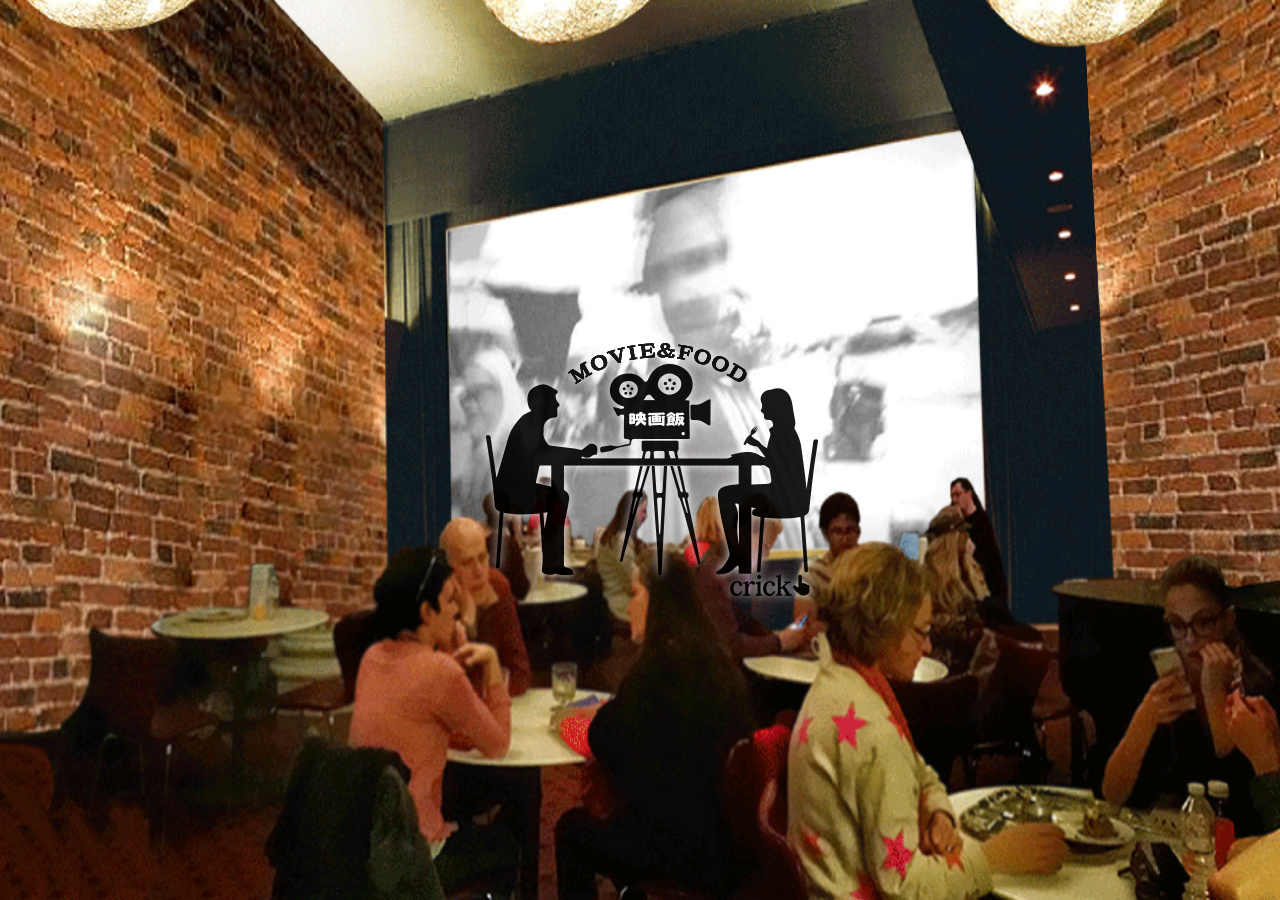
<file: index.html>
<!DOCTYPE html>
<html lang="ja">
<head>
<meta charset="utf-8">
<link href="css/reset.css" rel="stylesheet">
<link href="css/top.css" rel="stylesheet"> 
<link href="bxslider/jquery.bxslider.css" rel="stylesheet">    
</head>
    
<body>
<div id="container">

<div id="rogo">   
    <a href="about.html"><img src="images/top.png" alt="ロゴ"> </a>
</div>    
    
<div class="bx-wrapper">
<ul class="slider">
  <li><img src="bxslider/top_01.gif" alt="内観"  /></li>
  <li><img src="bxslider/top_02.jpg" alt="肉"  /></li>
  <li><img src="bxslider/top_03.jpg" alt="映写機" /></li>
  <li><img src="bxslider/top_04.jpg" alt="外観"  /></li>
  <li><img src="bxslider/top_05.jpg" alt="パスタ" /></li>
</ul>
</div>   
</div>
<script src="js/jquery-1.10.2.min.js"></script>
<script src="js/jquery.bxslider.js"></script>
<script>
$(function(){
	$('.slider').bxSlider({
        mode:'horizontal',
		auto:true,
		speed:1500,
		controls:0,
		pager:false,
	});
});
</script>

</body>    
</html>
</file>
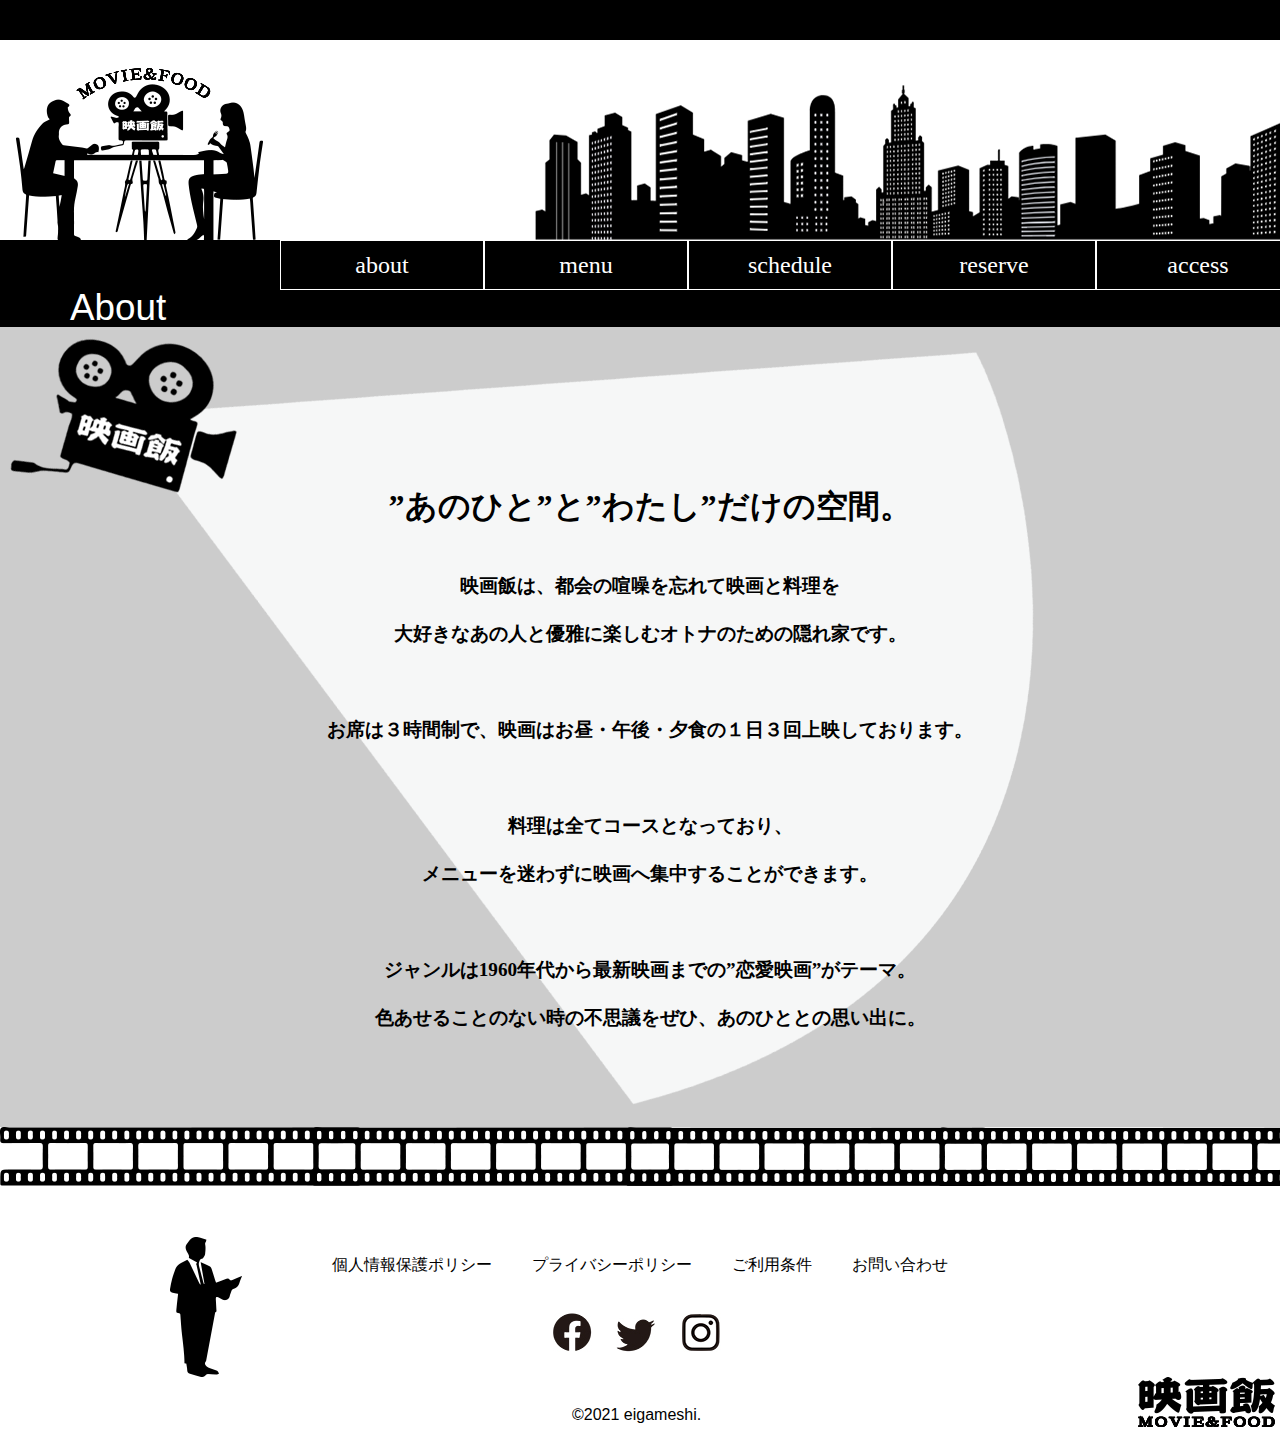
<file: about.html>
﻿<!DOCUTYPE html>
<html>
<head>
<meta charset="utf-8">
<title>映画飯六本木店</title>
<link href="css/reset.css" rel="stylesheet">
<link href="css/common.css" rel="stylesheet">
<link href="css/about.css" rel="stylesheet">    
<link rel="icon" type="image/x-icon" href="common/%E3%83%95%E3%82%A1%E3%83%93%E3%82%B3%E3%83%B334%C3%9734.svg">    
</head>
<body>
<div id="wrapper">

    <div id="hero"><img src="common/header.png" alt="header" width="1300" height="240"></div>
    <header>
<div id="navarea">
<nav>
<li><a href="about.html">about</a></li>
<li><a href="menu.html">menu</a></li>
<li><a href="schedule.html">schedule</a></li>
<li><a href="reserve-step1.html">reserve</a></li>
<li><a href="access.html">access</a></li>
</nav>
</div>  
<div id="Pagetitle">
<p>About</p>
</div>
    </header>
<!-------------------------------headerここまで----------------------------------->

<main>
    

   <section>
<h1>”あのひと”と”わたし”だけの空間。</h1>
<h2>
映画飯は、都会の喧噪を忘れて映画と料理を<br>
大好きなあの人と優雅に楽しむオトナのための隠れ家です。<br>
<br>
お席は３時間制で、映画はお昼・午後・夕食の１日３回上映しております。<br>
<br>
料理は全てコースとなっており、<br>
メニューを迷わずに映画へ集中することができます。<br>
<br>
ジャンルは1960年代から最新映画までの”恋愛映画”がテーマ。<br>
色あせることのない時の不思議をぜひ、あのひととの思い出に。<br>
</h2>
</section>

    
</main>
<p class="yoyakuaicon"><a href="reserve-step1.html"><img src="common/yoyakuicon.png"></a></p>

<!-------------------------------footerここから----------------------------------->

<footer>
<img src="common/firumu.png" alt="firumu" width="1300" height="60">

<div id="footertop">
<p><img src="common/oyaji.png" alt="oyaji" width="72" height="140"></p>
<section>
<ul>
<li><a href="#">個人情報保護ポリシー</a></li>
<li><a href="#">プライバシーポリシー</a></li>
<li><a href="#">ご利用条件</a></li>
<li><a href="#">お問い合わせ</a></li>
</ul>
<div class="sns">
<a href="#"><img src="common/fb.jpg" alt="fb" width="40" height="39"></a>
<a href="#"><img src="common/twitter.jpg" alt="twitter" width="40" height="34"></a>
<a href="#"><img src="common/insta.jpg" alt="insta" width="40" height="39"></a>
</div>
</section>
</div>

<div id="footerunder">
<img src="common/eigameshi.png" alt="eigameshi" width="137" height="50">
<p>&copy;2021 eigameshi.</p>
</div>
</footer>
</div>

<script src="js/jquery-1.10.2.min.js"></script>
<script src="js/yoyakuaicon.js" type="text/javascript"></script>

<script>  
var _window = $(window),
    _header = $('header'),
    heroBottom;
 
_window.on('scroll',function(){
    heroBottom = $('#hero').height();
    if(_window.scrollTop() > heroBottom){
        _header.addClass('fixed');   
    }
    else{
        _header.removeClass('fixed');   
    }
});
_window.trigger('scroll');
</script>
    
</body>
</html>
</file>
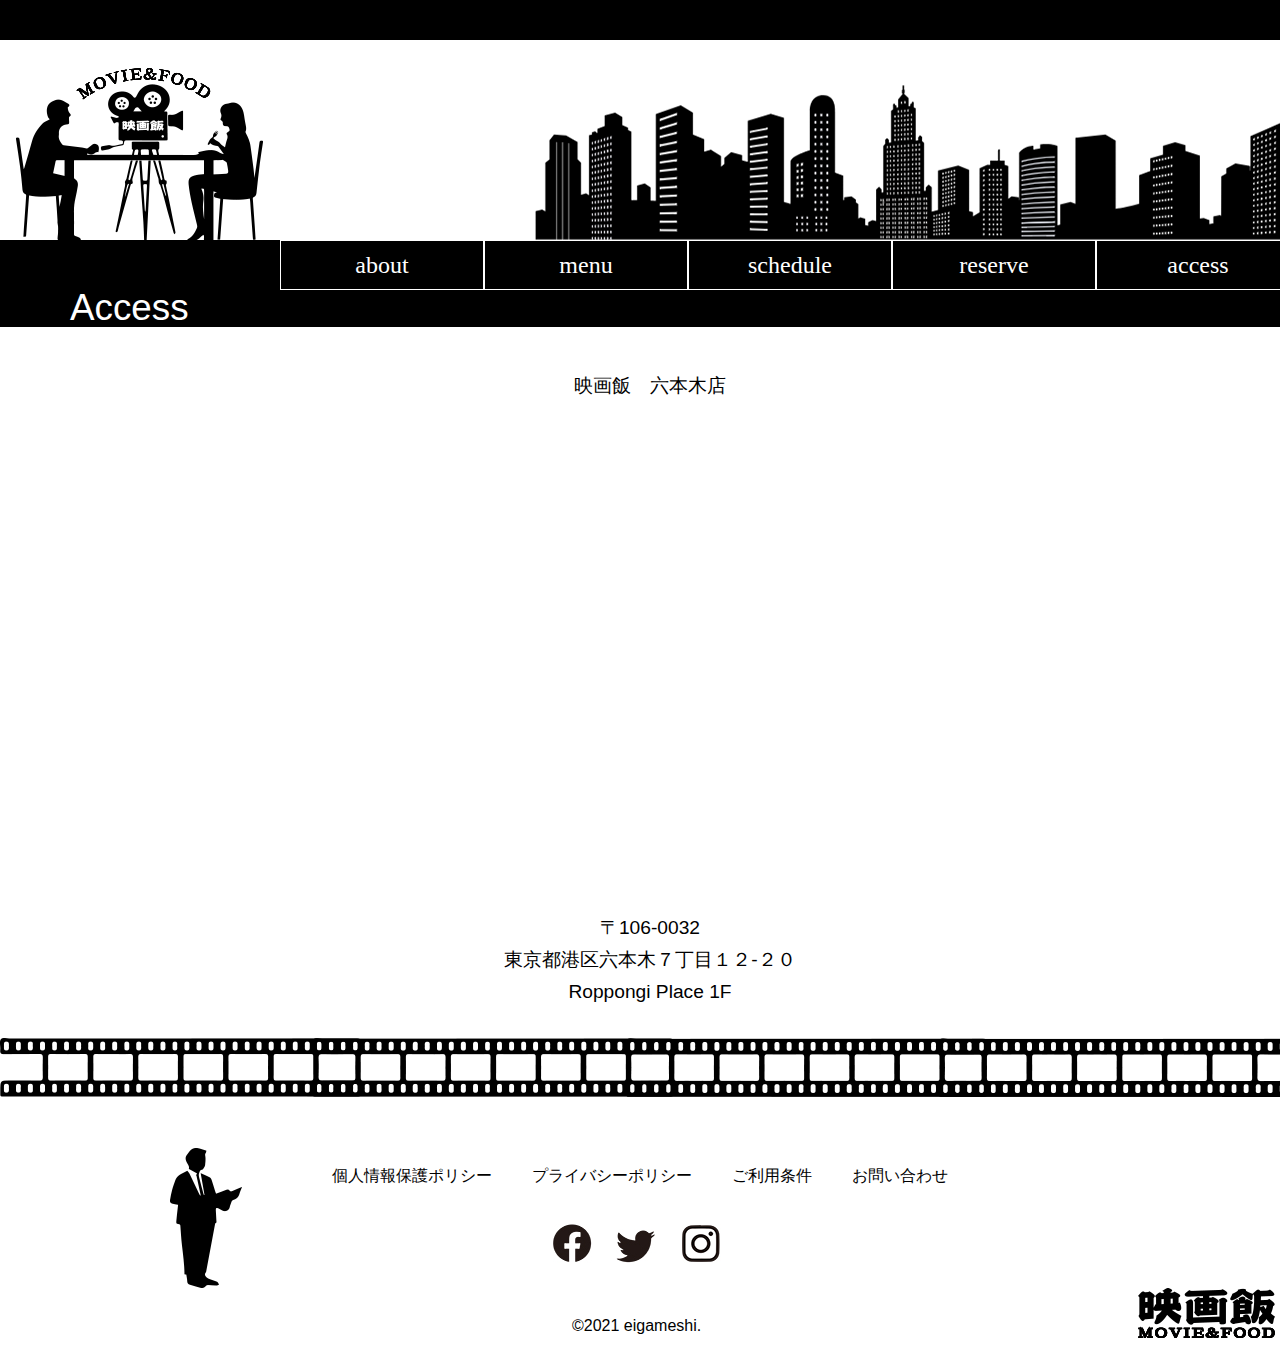
<file: access.html>
﻿<!DOCUTYPE html>
<html>
<head>
<meta charset="utf-8">
<title>映画飯六本木店</title>
<link href="css/reset.css" rel="stylesheet">
<link href="css/common.css" rel="stylesheet">
<link href="css/access.css" rel="stylesheet">
<link rel="icon" type="image/x-icon" href="common/%E3%83%95%E3%82%A1%E3%83%93%E3%82%B3%E3%83%B334%C3%9734.svg">    
</head>
<body>
<div id="wrapper">

    <div id="hero"><img src="common/header.png" alt="header" width="1300" height="240"></div>
    <header>
<div id="navarea">
<nav>
<li><a href="about.html">about</a></li>
<li><a href="menu.html">menu</a></li>
<li><a href="schedule.html">schedule</a></li>
<li><a href="reserve-step1.html">reserve</a></li>
<li><a href="access.html">access</a></li>
</nav>
</div>  
<div id="Pagetitle">
<p>Access</p>
</div>
    </header>
<!-------------------------------headerここまで----------------------------------->

<div id="contents">
<p>映画飯　六本木店</p>

<iframe src="https://www.google.com/maps/embed?pb=!1m18!1m12!1m3!1d573.0276505218536!2d139.7292064724291!3d35.66385368229975!2m3!1f0!2f0!3f0!3m2!1i1024!2i768!4f114!3m3!1m2!1s0x60188b7852cd9099%3A0xab9ffbc6940259fa!2zUm9wcG9uZ2kgUGxhY2UsIO-8l-S4geebri3vvJHvvJIt77yS77yQIOWFreacrOacqCDmuK_ljLog5p2x5Lqs6YO9IDEwNi0wMDMy!5e0!3m2!1sja!2sjp!4v1624502127703!5m2!1sja!2sjp" width="600" height="450" style="border:0;" allowfullscreen="" loading="lazy"></iframe>
    
<p>〒106-0032<br>
東京都港区六本木７丁目１２-２０<br>
Roppongi Place 1F</p>
</div>
<p class="yoyakuaicon"><a href="reserve-step1.html"><img src="common/yoyakuicon.png"></a></p>

<!-------------------------------footerここから----------------------------------->

<footer>
<img src="common/firumu.png" alt="firumu" width="1300" height="60">

<div id="footertop">
<p><img src="common/oyaji.png" alt="oyaji" width="72" height="140"></p>
<section>
<ul>
<li><a href="#">個人情報保護ポリシー</a></li>
<li><a href="#">プライバシーポリシー</a></li>
<li><a href="#">ご利用条件</a></li>
<li><a href="#">お問い合わせ</a></li>
</ul>
<div class="sns">
<a href="#"><img src="common/fb.jpg" alt="fb" width="40" height="39"></a>
<a href="#"><img src="common/twitter.jpg" alt="twitter" width="40" height="34"></a>
<a href="#"><img src="common/insta.jpg" alt="insta" width="40" height="39"></a>
</div>
</section>
</div>

<div id="footerunder">
<img src="common/eigameshi.png" alt="eigameshi" width="137" height="50">
<p>&copy;2021 eigameshi.</p>
</div>
</footer>
</div>

<script src="js/jquery-1.10.2.min.js"></script>
<script src="js/yoyakuaicon.js" type="text/javascript"></script>

<script>  
var _window = $(window),
    _header = $('header'),
    heroBottom;
 
_window.on('scroll',function(){
    heroBottom = $('#hero').height();
    if(_window.scrollTop() > heroBottom){
        _header.addClass('fixed');   
    }
    else{
        _header.removeClass('fixed');   
    }
});
_window.trigger('scroll');
</script>
    
</body>
</html>
</file>
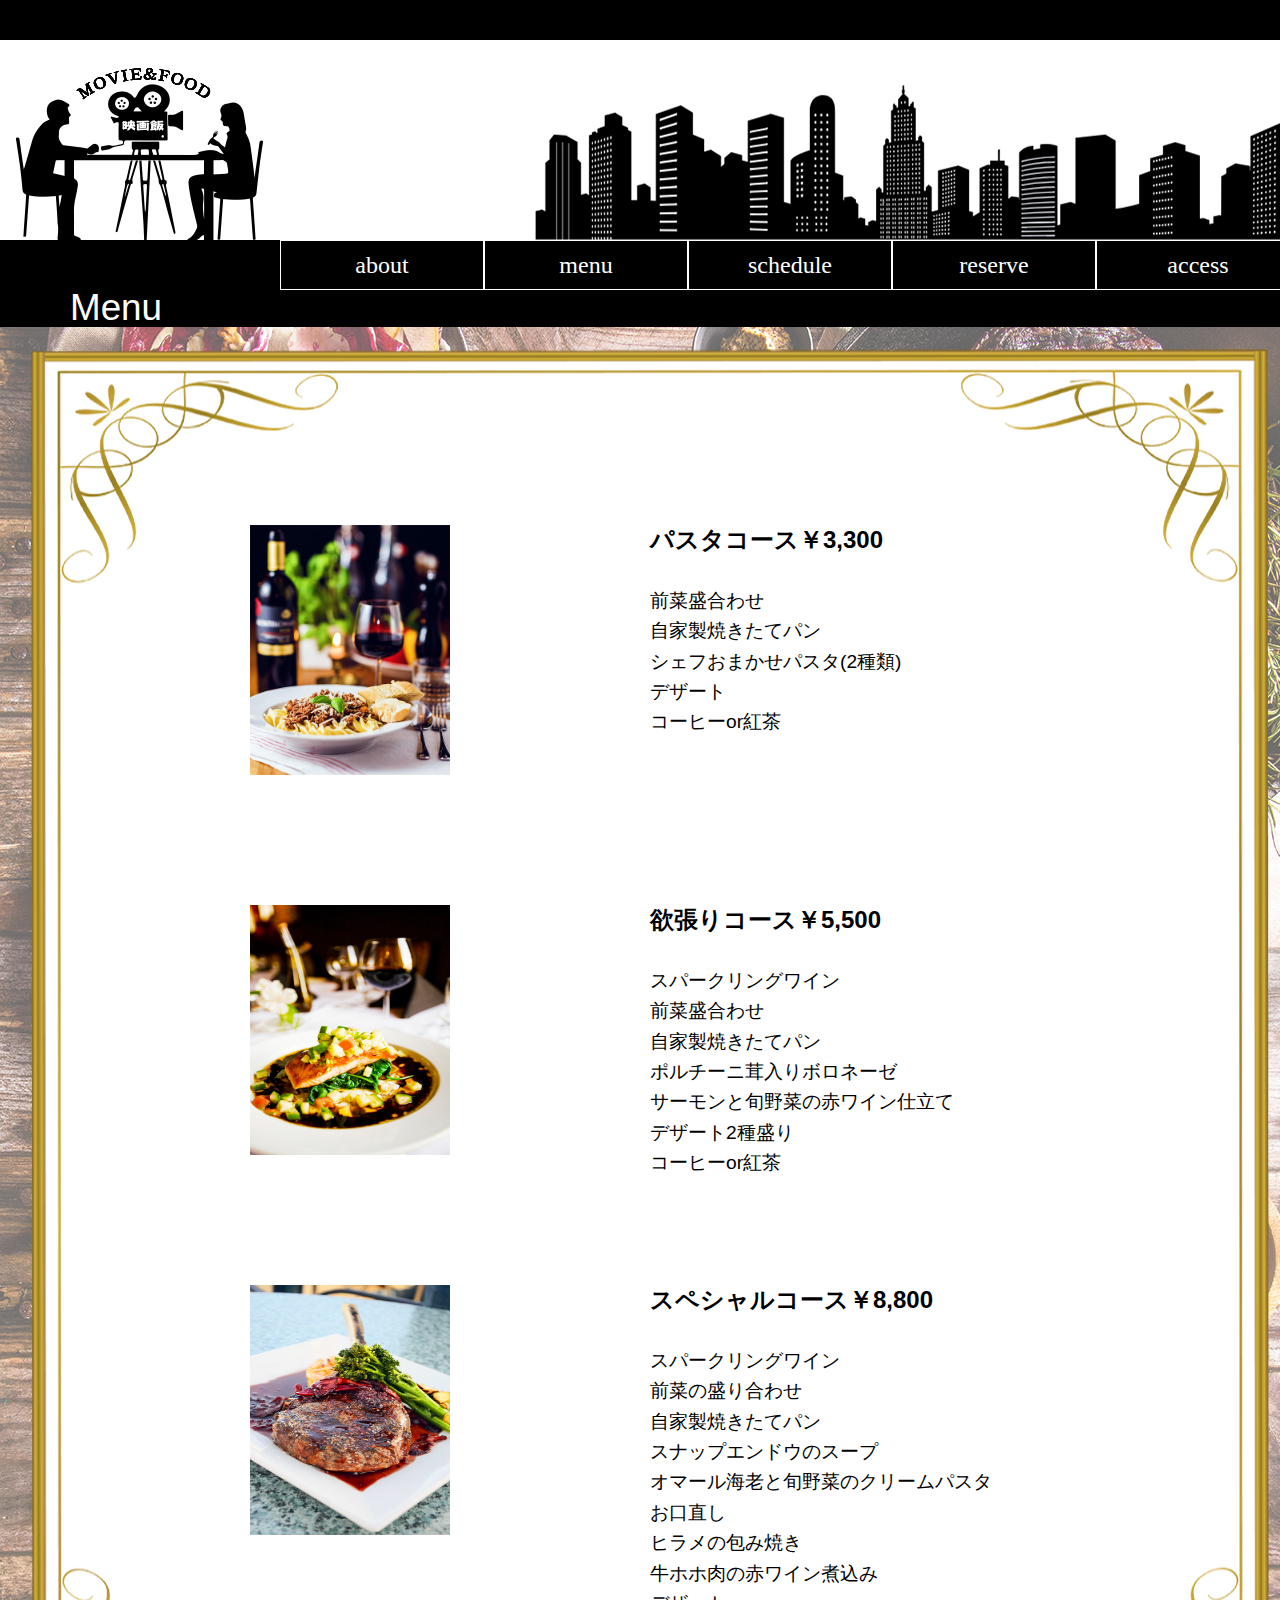
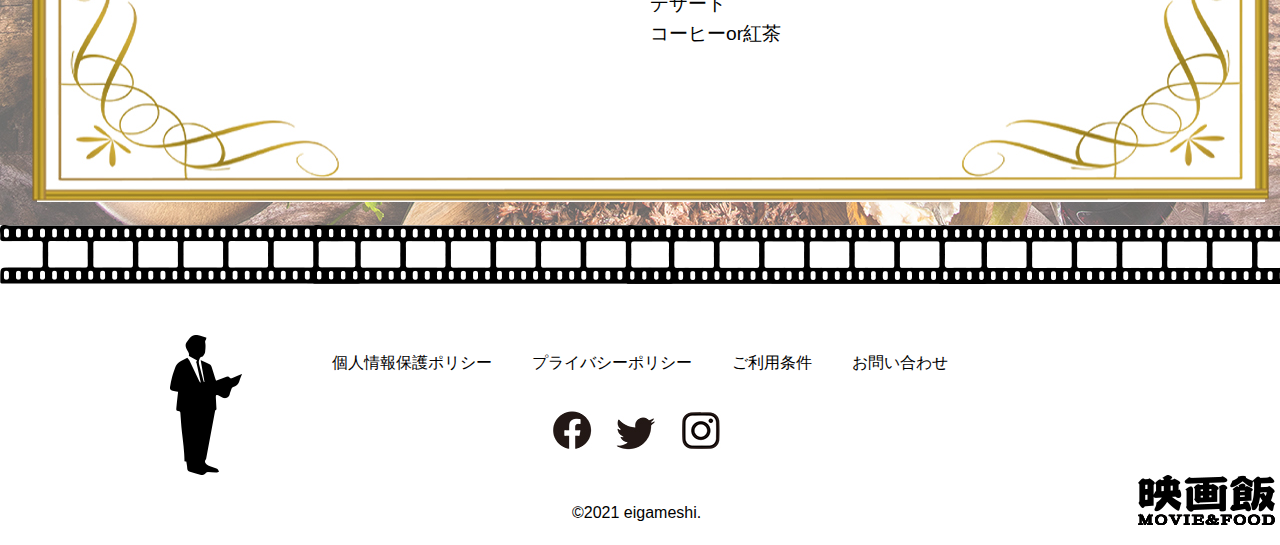
<file: menu.html>
﻿<!DOCUTYPE html>
<html>
<head>
<meta charset="utf-8">
<title>映画飯六本木店</title>
<link href="css/reset.css" rel="stylesheet">
<link href="css/common.css" rel="stylesheet">
<link href="css/menu.css" rel="stylesheet">    
<link rel="icon" type="image/x-icon" href="common/%E3%83%95%E3%82%A1%E3%83%93%E3%82%B3%E3%83%B334%C3%9734.svg">    
</head>
<body>
<div id="wrapper">

    <div id="hero"><img src="common/header.png" alt="header" width="1300" height="240"></div>
    <header>
<div id="navarea">
<nav>
<li><a href="about.html">about</a></li>
<li><a href="menu.html">menu</a></li>
<li><a href="schedule.html">schedule</a></li>
<li><a href="reserve-step1.html">reserve</a></li>
<li><a href="access.html">access</a></li>
</nav>
</div>  
<div id="Pagetitle">
<p>Menu</p>
</div>
    </header>
<!-------------------------------headerここまで----------------------------------->

    <div id="contents">
    
    <div id="m_box">
        
    <div class="cource">
        
   
     
        <img src="images/menu_pasta.png" height="250" width="200" alt="パスタの写真">
        
        <p><span>パスタコース￥3,300</span><br><br>
            
前菜盛合わせ<br>
自家製焼きたてパン<br>
シェフおまかせパスタ(2種類)<br>
デザート<br>
コーヒーor紅茶</p>
   
    </div>
 <div class="cource">
     
        <img src="images/menu_sakana.png" height="250" width="200" alt="魚の写真">
     
        <p><span>欲張りコース￥5,500</span><br><br>
            
スパークリングワイン<br>
前菜盛合わせ<br>
自家製焼きたてパン<br>
ポルチーニ茸入りボロネーゼ<br>
サーモンと旬野菜の赤ワイン仕立て<br>
デザート2種盛り<br>
コーヒーor紅茶</p>
        
    </div>
<div class="cource">
    
        <img src="images/menu_oniku.png" height="250" width="200" alt="魚の写真">
    
        <p><span>スペシャルコース￥8,800</span><br><br>
            スパークリングワイン<br>
前菜の盛り合わせ<br>
自家製焼きたてパン<br>
スナップエンドウのスープ<br>
オマール海老と旬野菜のクリームパスタ<br>
お口直し<br>
ヒラメの包み焼き<br>
牛ホホ肉の赤ワイン煮込み<br>

デザート<br>
コーヒーor紅茶</p>
           
    </div>

</div><!--m_box-->
</div><!--cintents-->

  
<p class="yoyakuaicon"><a href="reserve-step1.html"><img src="common/yoyakuicon.png"></a></p>

<!-------------------------------footerここから----------------------------------->

<footer>
<img src="common/firumu.png" alt="firumu" width="1300" height="60">

<div id="footertop">
<p><img src="common/oyaji.png" alt="oyaji" width="72" height="140"></p>
<section>
<ul>
<li><a href="#">個人情報保護ポリシー</a></li>
<li><a href="#">プライバシーポリシー</a></li>
<li><a href="#">ご利用条件</a></li>
<li><a href="#">お問い合わせ</a></li>
</ul>
<div class="sns">
<a href="#"><img src="common/fb.jpg" alt="fb" width="40" height="39"></a>
<a href="#"><img src="common/twitter.jpg" alt="twitter" width="40" height="34"></a>
<a href="#"><img src="common/insta.jpg" alt="insta" width="40" height="39"></a>
</div>
</section>
</div>

<div id="footerunder">
<img src="common/eigameshi.png" alt="eigameshi" width="137" height="50">
<p>&copy;2021 eigameshi.</p>
</div>
</footer>
</div>

<script src="js/jquery-1.10.2.min.js"></script>
<script src="js/yoyakuaicon.js" type="text/javascript"></script>

<script>  
var _window = $(window),
    _header = $('header'),
    heroBottom;
 
_window.on('scroll',function(){
    heroBottom = $('#hero').height();
    if(_window.scrollTop() > heroBottom){
        _header.addClass('fixed');   
    }
    else{
        _header.removeClass('fixed');   
    }
});
_window.trigger('scroll');
</script>
    
</body>
</html>
</file>
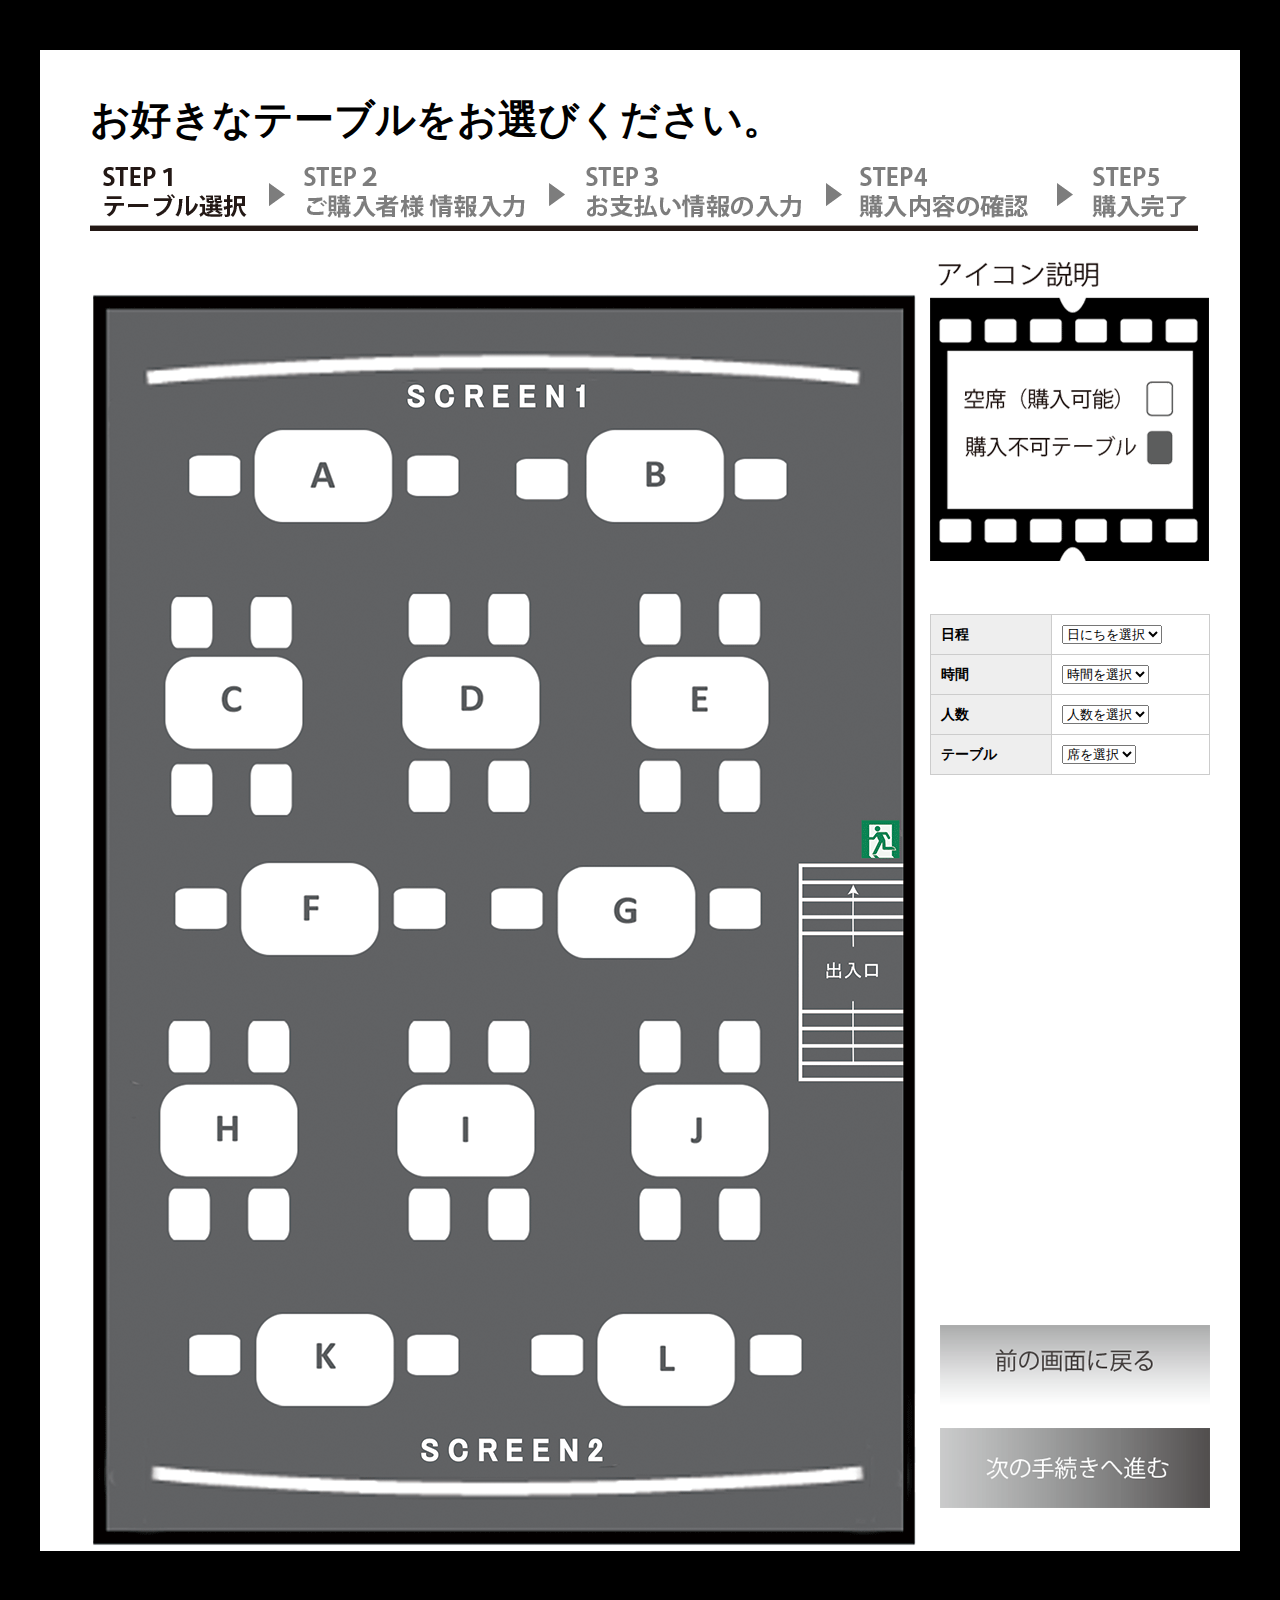
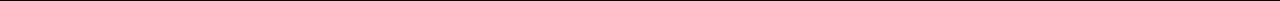
<file: reserve-step1.html>
﻿<!DOCTYPE html>
<html>
<head>
<meta charset="UTF=8">
<meta name="keywords" content="">
<meta name="description" content="">

<title>テーブル選択</title>
<link href="css/reset.css" rel="stylesheet">
<link href="css/step1.css" rel="stylesheet">
<link href="css/reserve-step0.css" rel="stylesheet">

<link rel="icon" type="image/x-icon" href="common/%E3%83%95%E3%82%A1%E3%83%93%E3%82%B3%E3%83%B334%C3%9734.svg">    

</head>
<div id="wrapper">
<body>


<header>

<h1></h1>

</header>


<nav>
<ul>
</ul>
</nav>

<main>
<section>
<h2>お好きなテーブルをお選びください。</h2>

<div id="STEP">
<img src="images/STEP.gif" alt="">
</div>

<div id="テーブル">
<img src="images/予約.gif" alt="" usemap="#Map">
<map name="Map">
<area shape="poly" coords="153,201" href="#">
<area shape="poly" coords="190,137" href="#">
<area shape="poly" coords="208,257" href="#">
 
<!--A-->
<area shape="rect" coords="100,162,151,204" href="#">
<area shape="rect" coords="167,134,300,230" href="選択/リンクA.jpg">
<area shape="rect" coords="315,163,369,204" href="選択/リンクA.jpg">

<!--B-->
<area shape="rect" coords="428,167,477,205" href="#">
<area shape="rect" coords="496,136,633,229" href="#">
<area shape="rect" coords="645,167,696,207" href="#">
<!--C-->
<area shape="rect" coords="82,305,122,354" href="#">
<area shape="rect" coords="162,305,201,355" href="#">
<area shape="rect" coords="77,365,211,457" href="#">
<area shape="rect" coords="82,471,122,524" href="#">
<area shape="rect" coords="160,470,201,523" href="#">
<!--D-->
<area shape="rect" coords="319,301,360,352" href="#">
<area shape="rect" coords="398,300,439,352" href="#">
<area shape="rect" coords="312,363,449,457" href="#">
<area shape="rect" coords="318,467,361,520" href="#">
<area shape="rect" coords="397,467,439,520" href="#">
<!--E-->
<area shape="rect" coords="548,301,591,353" href="#">
<area shape="rect" coords="628,300,670,353" href="#">
<area shape="rect" coords="541,362,678,457" href="#">
<area shape="rect" coords="549,467,591,519" href="#">
<area shape="rect" coords="628,468,670,520" href="#">
<!-F-->
<area shape="rect" coords="84,595,137,637" href="#">
<area shape="rect" coords="151,568,288,662" href="#">
<area shape="rect" coords="302,595,356,637" href="#">
<!--G-->
<area shape="rect" coords="400,595,453,636" href="#">
<area shape="rect" coords="465,572,606,666" href="#">
<area shape="rect" coords="619,595,671,637" href="#">
<!--H-->
<area shape="rect" coords="78,727,120,781" href="#">
<area shape="rect" coords="158,727,199,780" href="#">
<area shape="rect" coords="69,791,207,885" href="#">
<area shape="rect" coords="78,895,120,948" href="#">
<area shape="rect" coords="158,896,199,947" href="#">
<!--I-->
<area shape="rect" coords="319,728,360,779" href="#">
<area shape="rect" coords="398,728,439,781" href="#">
<area shape="rect" coords="307,791,444,883" href="#">
<area shape="rect" coords="318,895,360,947" href="#">
<area shape="rect" coords="397,896,439,948" href="#">
<!--J-->
<area shape="rect" coords="548,727,591,780" href="#">
<area shape="rect" coords="628,728,670,781" href="#">
<area shape="rect" coords="542,792,678,883" href="#">
<area shape="rect" coords="548,895,591,948" href="#">
<area shape="rect" coords="629,895,670,949" href="#">
<!--K-->
<area shape="rect" coords="99,1041,150,1083" href="#">
<area shape="rect" coords="165,1020,303,1114" href="#">
<area shape="rect" coords="316,1041,369,1083" href="#">
<!--L-->
<area shape="rect" coords="441,1041,493,1084" href="#">
<area shape="rect" coords="508,1020,645,1109" href="#">
<area shape="rect" coords="660,1041,712,1083" href="#">
</map>
</div>

<div id="フィルム">
<img src="images/説明.gif" alt="">
</div>

<!------------問い合わせフォームここから------------>
    
<section id="entry">
<form action="present.php" method="post">

<table>

    <tr>
	<th>日程</th>
	<td>
	<select name="nittei">
        <option value="jikan">日にちを選択</option>
        <option value="6gatu1">6月1日</option>
        <option value="6gatu2">6月2日</option>
        <option value="6gatu3">6月3日</option>
        <option value="6gatu4">6月4日</option>
        <option value="6gatu5">6月5日</option>
        <option value="6gatu6">6月6日</option>
        <option value="6gatu7">6月7日</option>
        <option value="6gatu8">6月8日</option>
        <option value="6gatu9">6月9日</option>
        <option value="6gatu10">6月10日</option>
        <option value="6gatu11">6月11日</option>
        <option value="6gatu12">6月12日</option>
        <option value="6gatu13">6月13日</option>
        <option value="6gatu14">6月14日</option>
        <option value="6gatu15">6月15日</option>
        <option value="6gatu16">6月16日</option>
        <option value="6gatu17">6月17日</option>
        <option value="6gatu18">6月18日</option>
        <option value="6gatu19">6月19日</option>
        <option value="6gatu20">6月20日</option>
        <option value="6gatu21">6月21日</option>
        <option value="6gatu22">6月22日</option>
        <option value="6gatu23">6月23日</option>
        <option value="6gatu24">6月24日</option>
        <option value="6gatu25">6月25日</option>
        <option value="6gatu26">6月26日</option>
        <option value="6gatu27">6月27日</option>
        <option value="6gatu28">6月28日</option>
        <option value="6gatu29">6月29日</option>
        <option value="6gatu30">6月30日</option>
        </select>
	</td>
	</tr>
    
    <tr>
	<th>時間</th>
	<td>
	<select name="jikan">
        <option value="oerabi">時間を選択</option>
        <option value="1kkaime">11:00～</option>
        <option value="2kaime">15:00～</option>
        <option value="3kaime">19:00～</option>
        </select>
	</td>
	</tr>
    
    <tr>
	<th>人数</th>
	<td>
	<select name="ninzu">
        <option value="oerabi">人数を選択</option>
        <option value="1kkaime">1名</option>
        <option value="2kaime">2名</option>
        <option value="3kaime">3名</option>
        <option value="4kaime">4名</option>
        </select>
	</td>
	</tr>

        <tr>
	<th>テーブル</th>
	<td>
	<select name="te-buru">
        <option value="oerabi">席を選択</option>
        <option value="1kkaime">A</option>
        <option value="2kaime">B</option>
        <option value="3kaime">C</option>
        <option value="4kaime">D</option>
        <option value="4kaime">E</option>
        <option value="4kaime">F</option>
        <option value="4kaime">G</option>
        <option value="4kaime">H</option>
        <option value="4kaime">I</option>
        <option value="4kaime">J</option>
        <option value="4kaime">K</option>
        <option value="4kaime">L</option>
        </select>
	</td>
	</tr>
    
</table>
</form>
</section>
    
  

<!------------問い合わせフォームここまで------------> 






<div id="前">
<a href="schedule.html"><img src="images/before.gif" alt=""></a>
</div>
<div id="次">
<a href="reserve-step2.html">
<img src="images/next.gif" alt=""></a>
</div>

</section>


</main>

<footer>

</footer>
</div><!--wrapper-->
</body>
</html>
</file>
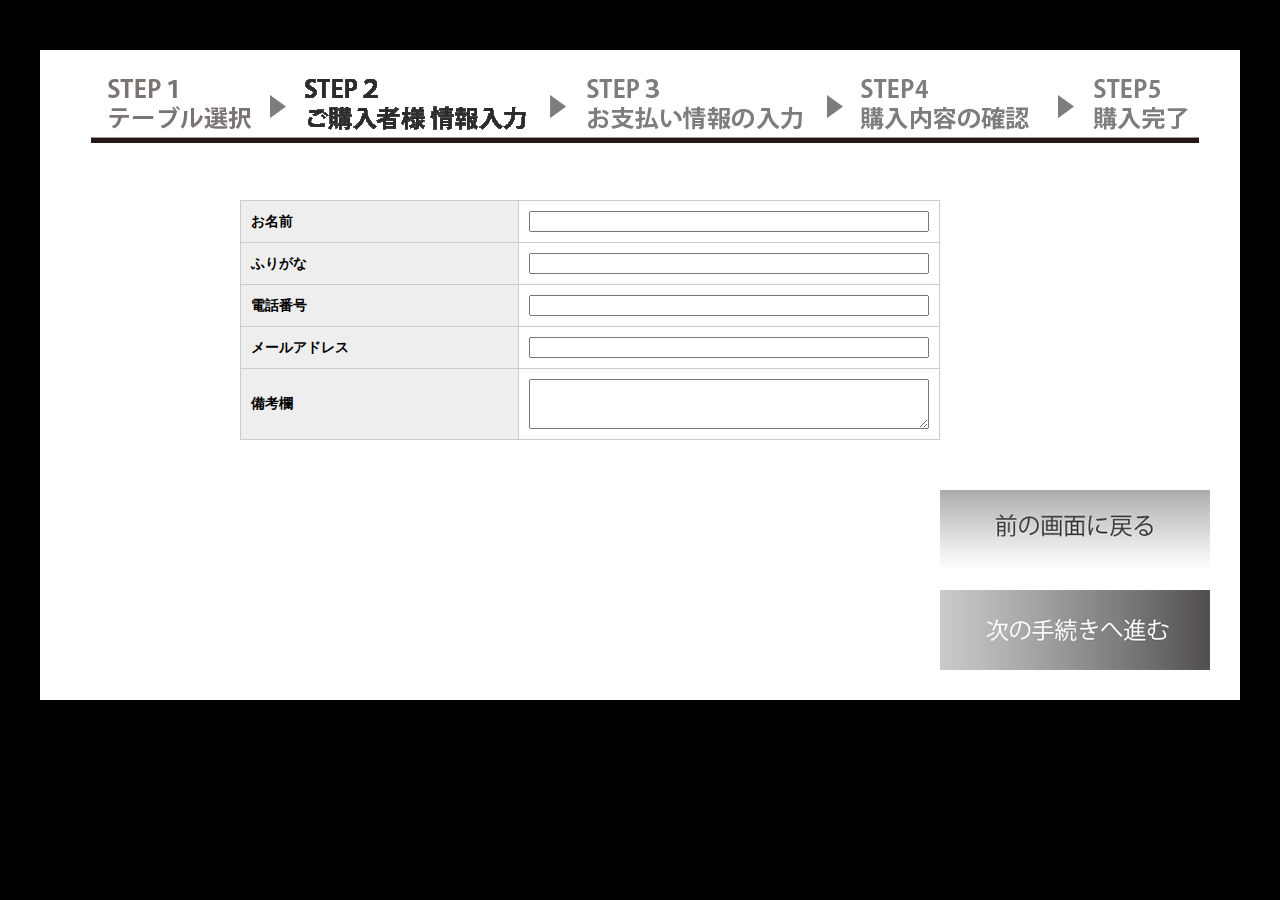
<file: reserve-step2.html>
﻿<!DOCUTYPE html>
<html>
<head>
<meta charset="utf-8">
<title>映画飯六本木店/上映スケジュール</title>
<link href="css/reset.css" rel="stylesheet">
<link href="css/common.css" rel="stylesheet">
<link href="css/reserve-step3.css" rel="stylesheet">
<link rel="icon" type="image/x-icon" href="common/%E3%83%95%E3%82%A1%E3%83%93%E3%82%B3%E3%83%B334%C3%9734.svg">    
</head>
<body>

<div id="contents">

<div id="STEP">
<img src="images/STEP2.gif" alt="">
</div>
    
<!--問い合わせフォームここから-->
    
<section id="entry">
<form action="present.php" method="post">

<table>

	<tr>
	<th>お名前</th>
	<td>
	<input type="text" name="name">
	</td>
	</tr>
    
    <tr>
	<th>ふりがな</th>
	<td>
	<input type="text" name="name">
	</td>
	</tr>
    
    <tr>
	<th>電話番号</th>
	<td><input type="email" name="mail"></td>
	</tr>
    
	<tr>
	<th>メールアドレス</th>
	<td><input type="email" name="mail"></td>
	</tr>

	

	<tr>
	<th>備考欄</th>
	<td>
	<textarea name="comment"></textarea>
	</td>
	</tr>

</table>
</form>
</section>
    
  

<!--問い合わせフォームここまで--> 

<div id="before">
<a href="reserve-step1.html"><img src="images/before.gif" alt=""></a>
</div>
<div id="next">
<a href="reserve-step3.html">
<img src="images/next.gif" alt=""></a>
</div>

</div>
</body>
</html>
</file>
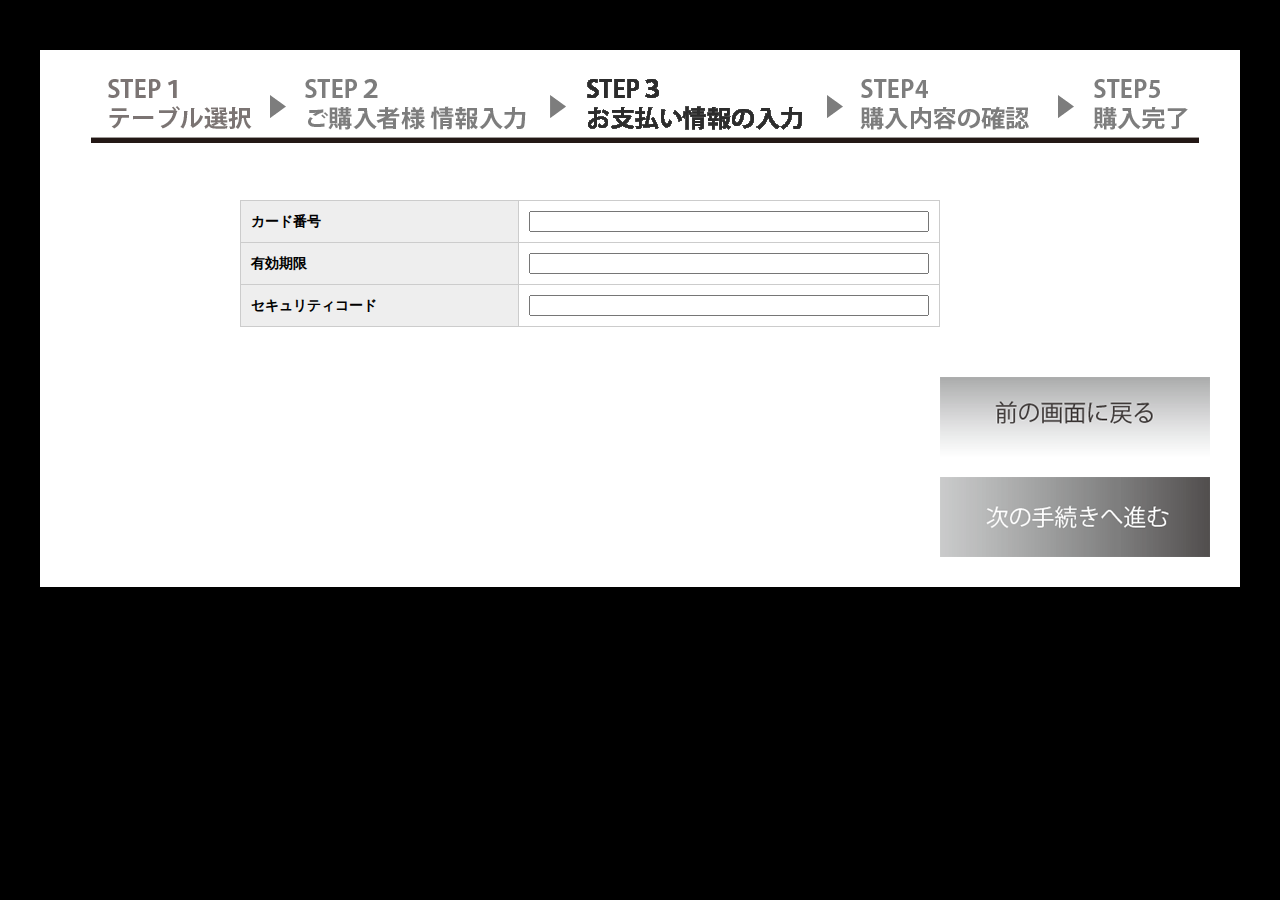
<file: reserve-step3.html>
<!DOCUTYPE html>
<html>
<head>
<meta charset="utf-8">
<title>映画飯六本木店/上映スケジュール</title>
<link href="css/reset.css" rel="stylesheet">
<link href="css/common.css" rel="stylesheet">
<link href="css/reserve-step3.css" rel="stylesheet">
<link rel="icon" type="image/x-icon" href="common/%E3%83%95%E3%82%A1%E3%83%93%E3%82%B3%E3%83%B334%C3%9734.svg">    
</head>
<body>

<div id="contents">

<div id="STEP">
<img src="images/STEP3.gif" alt="">
</div>
    
<!--問い合わせフォームここから-->
    
<section id="entry">
<form action="present.php" method="post">

<table>

	<tr>
	<th>カード番号</th>
	<td>
	<input type="text" name="name">
	</td>
	</tr>
    
    <tr>
	<th>有効期限</th>
	<td>
	<input type="text" name="name">
	</td>
	</tr>

    
	<tr>
	<th>セキュリティコード</th>
	<td><input type="email" name="mail"></td>
	</tr>

</table>
</form>
</section>
    
  

<!--問い合わせフォームここまで--> 

<div id="before">
<a href="reserve-step2.html"><img src="images/before.gif" alt=""></a>
</div>
<div id="next">
<a href="reserve-step4.html">
<img src="images/next.gif" alt=""></a>
</div>

</div>
</body>
</html>
</file>
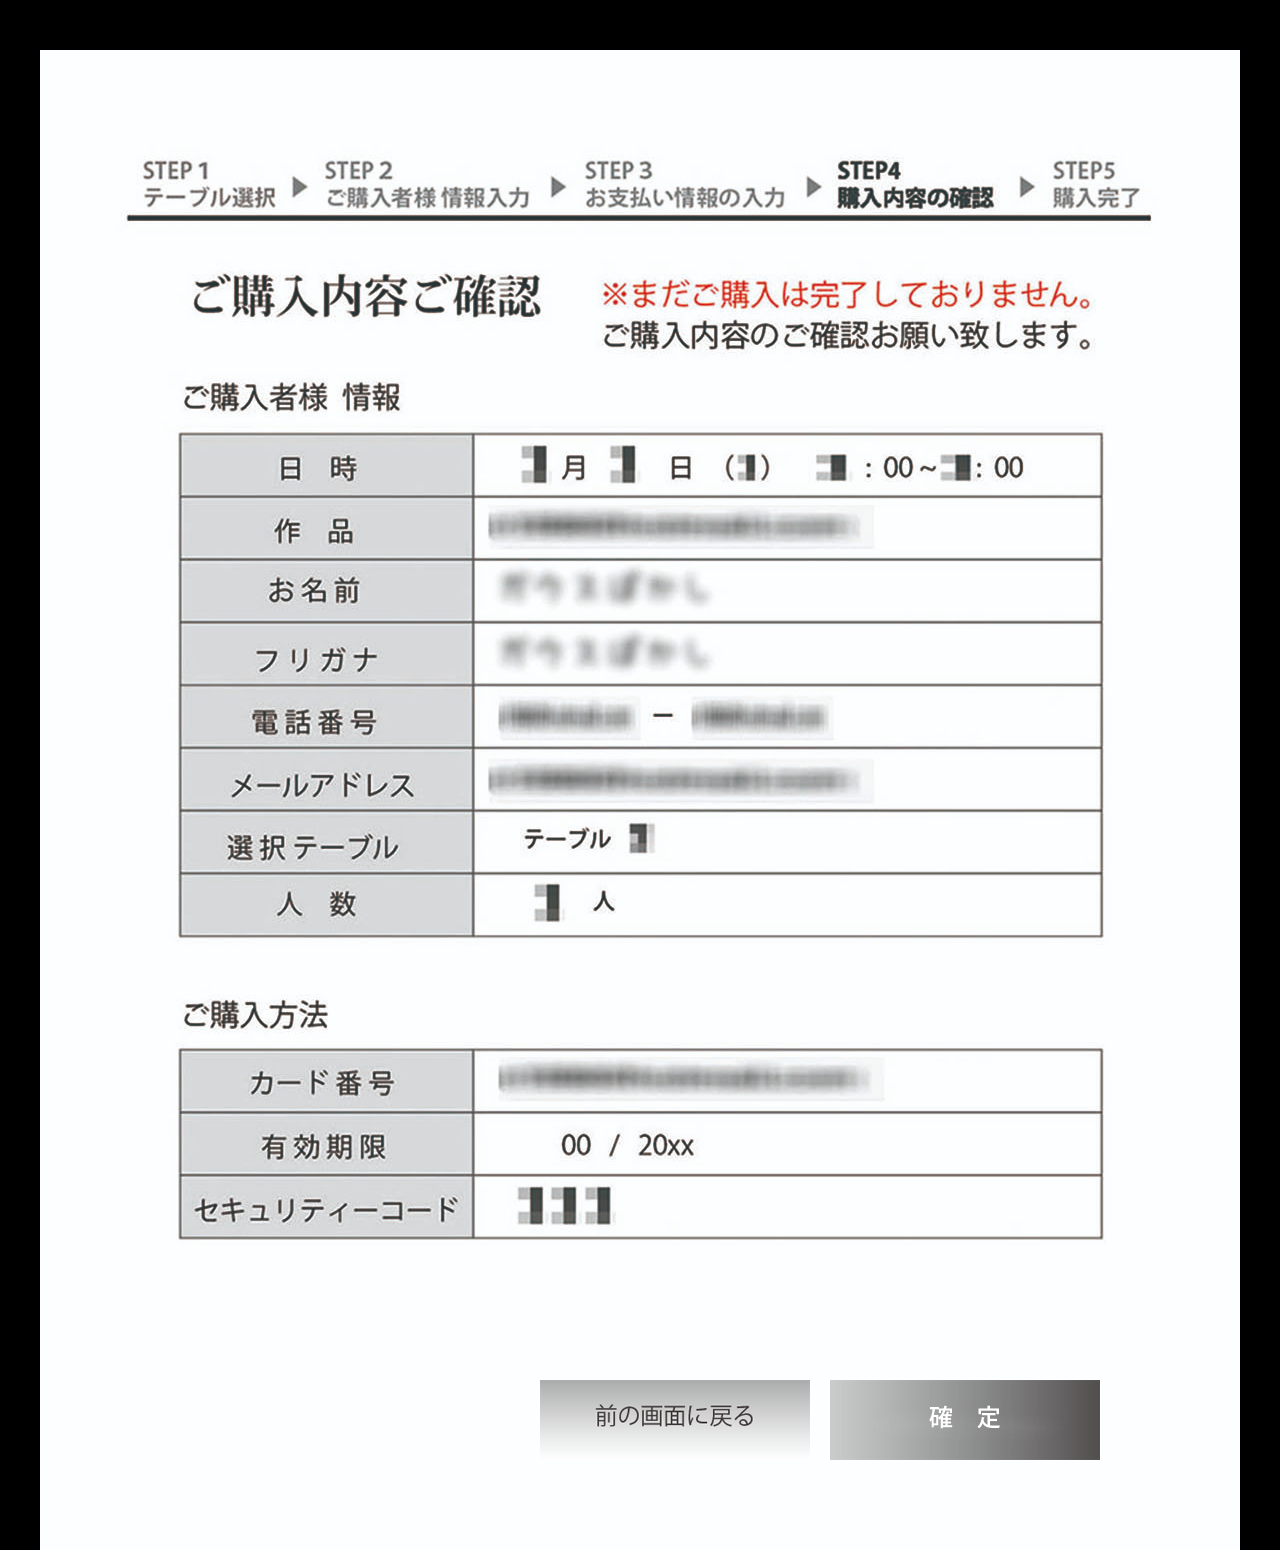
<file: reserve-step4.html>
﻿<!DOCUTYPE html>
<html>
<head>
<meta charset="utf-8">
<title>購入内容の確認</title>
<link href="css/reset.css" rel="stylesheet">
<link href="css/step4.css" rel="stylesheet">
<link rel="icon" type="image/x-icon" href="common/%E3%83%95%E3%82%A1%E3%83%93%E3%82%B3%E3%83%B334%C3%9734.svg">    
</head>
<div id="wrapper">

<body>

<header>
</header>


<nav>
<ul>
</ul>
</nav>


<main>
<div id="image">
<img src="images/step4.jpg">
</div>

<div id="前">
<a href="reserve-step3.html"><img src="images/before.gif"></a>
</div>
<div id="確定">
<a href="reserve-step5.html"><img src="images/確定.gif"></a>
</div>



</main>

<footer>
</footer>

</div><!--wrapper-->
</body>
</html>
</file>
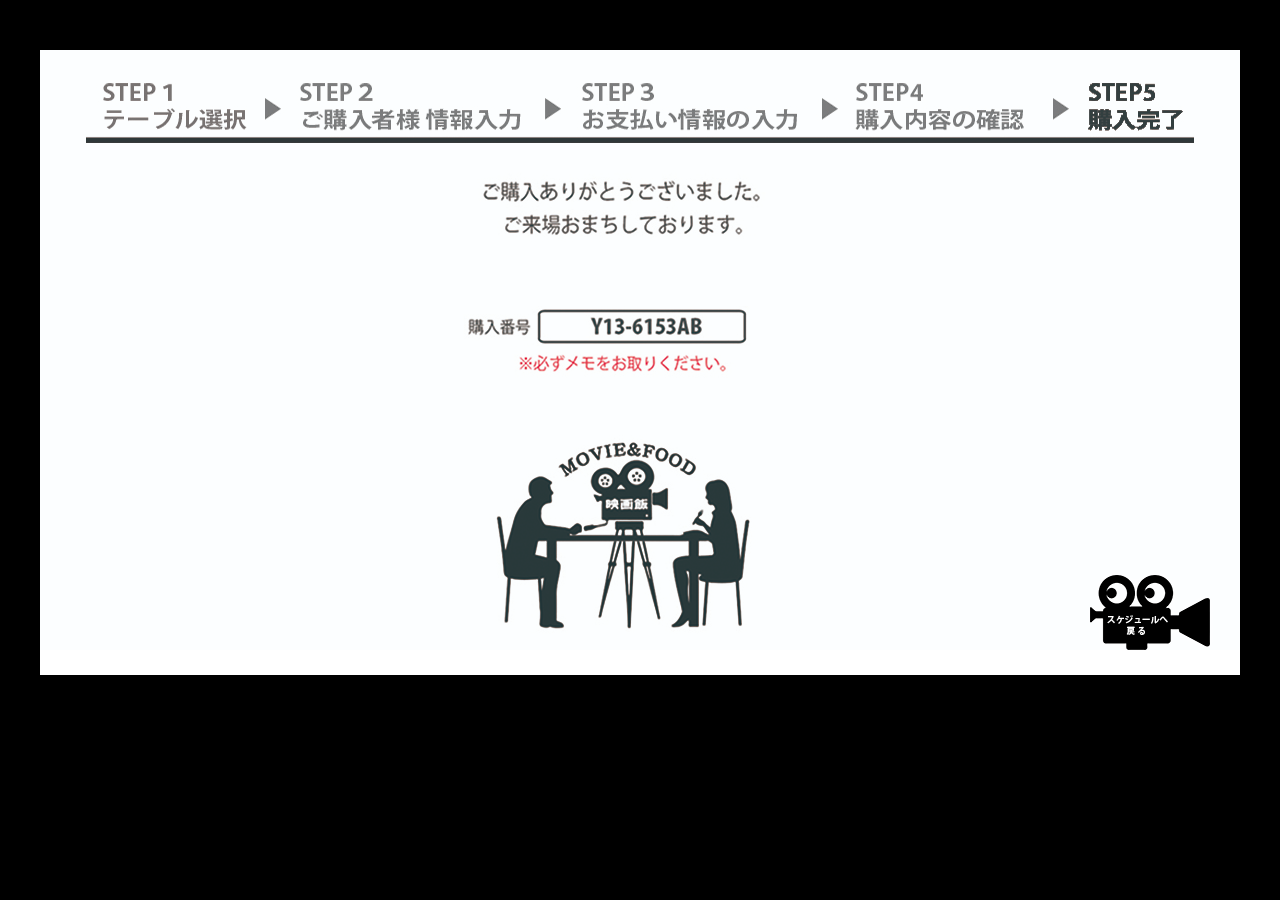
<file: reserve-step5.html>
﻿<!DOCUTYPE html>
<html>
<head>
<meta charset="utf-8">
<title>購入内容の確認</title>
<link href="css/reset.css" rel="stylesheet">
<link href="css/step5.css" rel="stylesheet">
<link rel="icon" type="image/x-icon" href="common/%E3%83%95%E3%82%A1%E3%83%93%E3%82%B3%E3%83%B334%C3%9734.svg">    
</head>
<div id="wrapper">

<body>

<header>
</header>


<nav>
<ul>
</ul>
</nav>


<main>
<div id="image">
<img src="images/step5.jpg">
</div>
</main>
<p class="topicon"><a href="schedule.html"><img src="images/scheduleicon.gif"></a></p>

<footer>
</footer>



<script src="js/jquery-1.10.2.min.js"></script>
<script src="js/yoyakuaicon.js" type="text/javascript"></script>

<script>  
var _window = $(window),
    _header = $('header'),
    heroBottom;
 
_window.on('scroll',function(){
    heroBottom = $('#hero').height();
    if(_window.scrollTop() > heroBottom){
        _header.addClass('fixed');   
    }
    else{
        _header.removeClass('fixed');   
    }
});
_window.trigger('scroll');
</script>


</div><!--wrapper-->
</body>
</html>
</file>
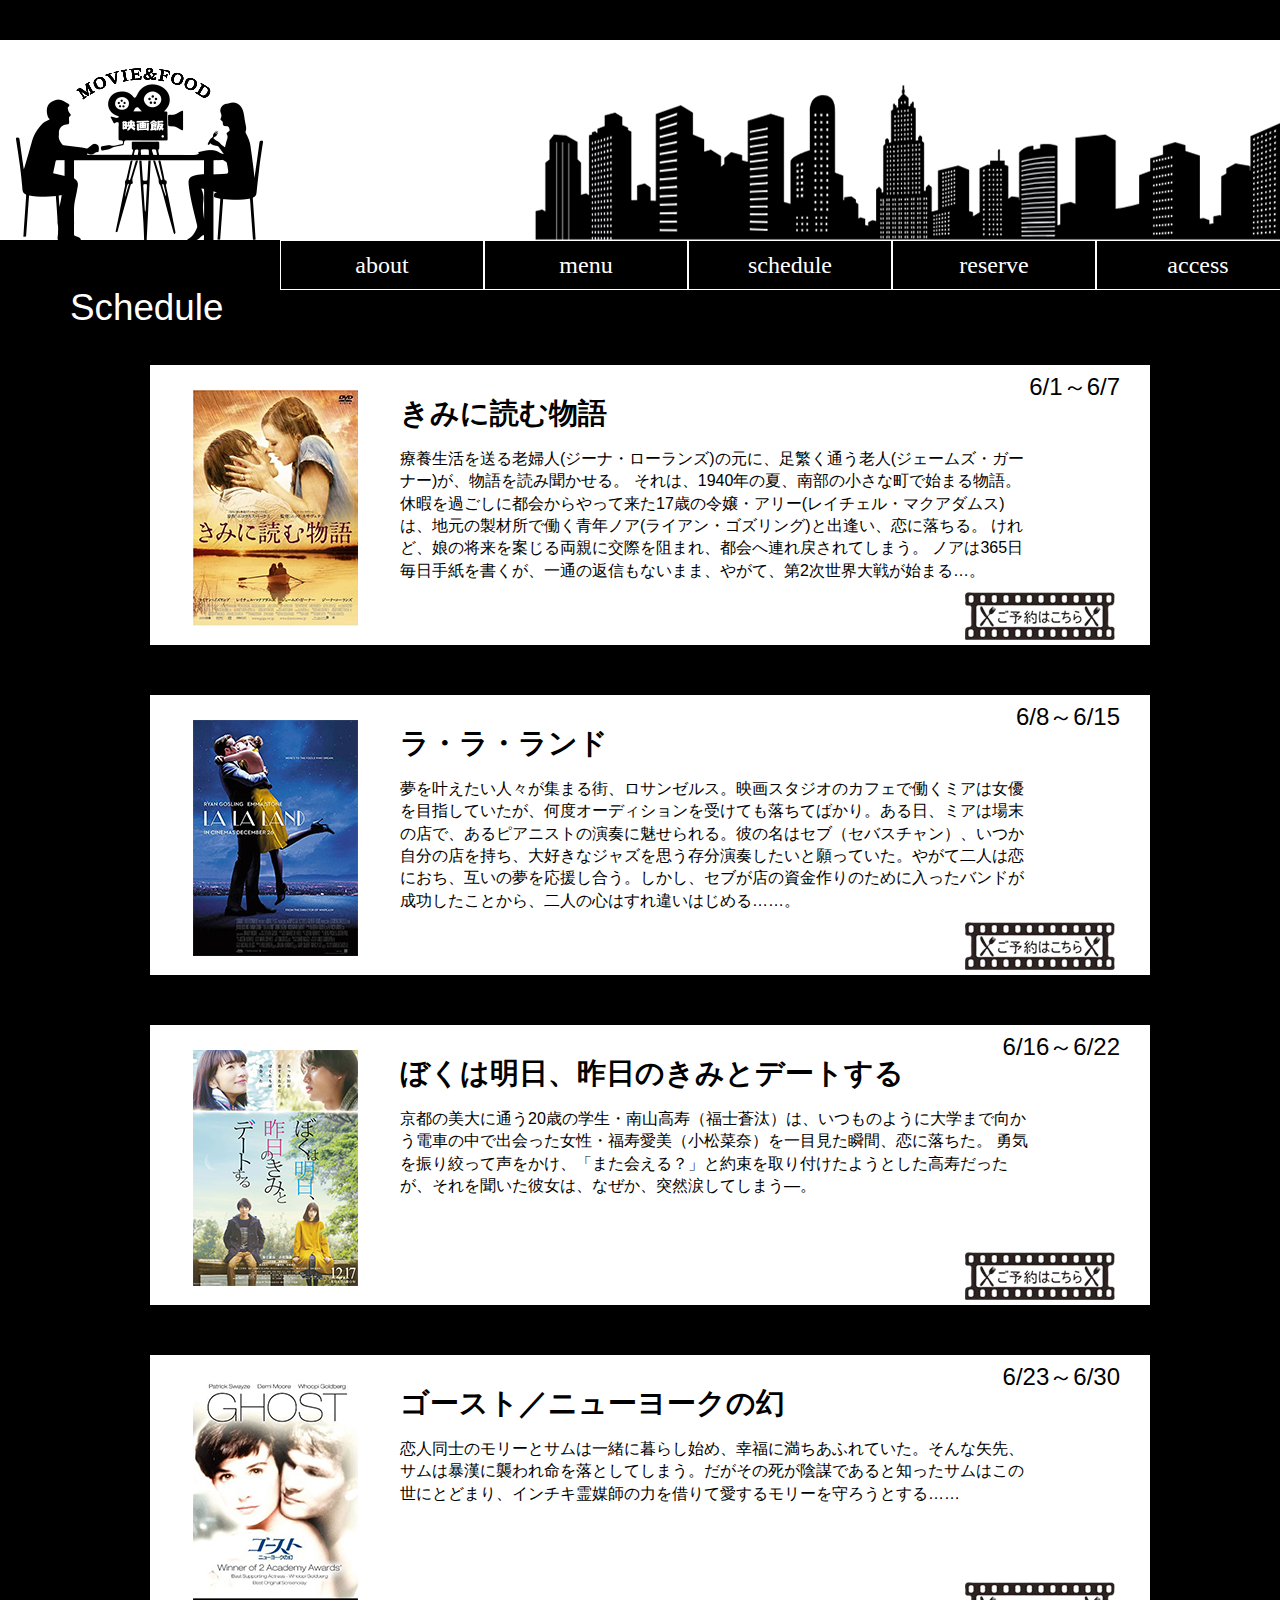
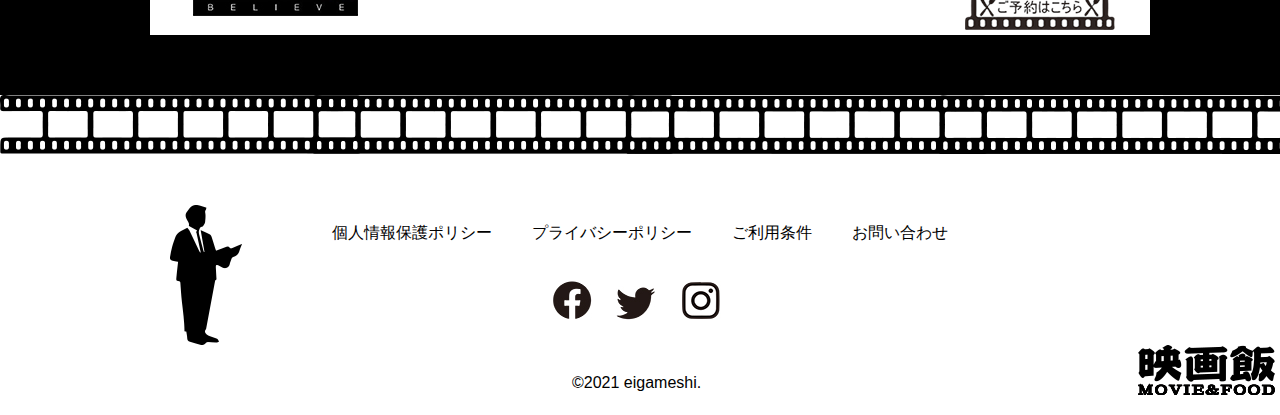
<file: schedule.html>
﻿<!DOCUTYPE html>
<html>
<head>
<meta charset="utf-8">
<title>映画飯六本木店/上映スケジュール</title>
<link href="css/reset.css" rel="stylesheet">
<link href="css/common.css" rel="stylesheet">
<link href="css/schedule.css" rel="stylesheet">
<link rel="icon" type="image/x-icon" href="common/%E3%83%95%E3%82%A1%E3%83%93%E3%82%B3%E3%83%B334%C3%9734.svg">    
</head>
<body>
<div id="wrapper">

    <div id="hero"><img src="common/header.png" alt="header" width="1300" height="240"></div>
    <header>
<div id="navarea">
<nav>
<li><a href="about.html">about</a></li>
<li><a href="menu.html">menu</a></li>
<li><a href="schedule.html">schedule</a></li>
<li><a href="reserve-step1.html">reserve</a></li>
<li><a href="access.html">access</a></li>
</nav>
</div>  
<div id="Pagetitle">
<p>Schedule</p>
</div>
    </header>



<div id="contents">
<main>
    
<section class="koumoku">
<div class="koumokuIMG">
<img src="images/kiminiyomumonogatari.jpg" width="165" height="236"></div> 
<div class="koumokuP">
<p class="rightplace">6/1～6/7</p>
<h2>きみに読む物語</h2>
<p class="honbun">療養生活を送る老婦人(ジーナ・ローランズ)の元に、足繁く通う老人(ジェームズ・ガーナー)が、物語を読み聞かせる。 それは、1940年の夏、南部の小さな町で始まる物語。休暇を過ごしに都会からやって来た17歳の令嬢・アリー(レイチェル・マクアダムス)は、地元の製材所で働く青年ノア(ライアン・ゴズリング)と出逢い、恋に落ちる。 けれど、娘の将来を案じる両親に交際を阻まれ、都会へ連れ戻されてしまう。 ノアは365日毎日手紙を書くが、一通の返信もないまま、やがて、第2次世界大戦が始まる…。</p>
<a href="reserve-step1.html"><p class="rightplace"><img src="images/aicon1.png"></p></a>
</div>
</section>
    
<section class="koumoku">
<div class="koumokuIMG"><img src="images/lalaland.jpg" width="165" height="236"></div> 
<div class="koumokuP">
<p class="rightplace">6/8～6/15</p>
<h2>ラ・ラ・ランド</h2>
<p class="honbun">夢を叶えたい人々が集まる街、ロサンゼルス。映画スタジオのカフェで働くミアは女優を目指していたが、何度オーディションを受けても落ちてばかり。ある日、ミアは場末の店で、あるピアニストの演奏に魅せられる。彼の名はセブ（セバスチャン）、いつか自分の店を持ち、大好きなジャズを思う存分演奏したいと願っていた。やがて二人は恋におち、互いの夢を応援し合う。しかし、セブが店の資金作りのために入ったバンドが成功したことから、二人の心はすれ違いはじめる……。</p>
<a href="reserve-step1.html"><p class="rightplace"><img src="images/aicon1.png"></p></a>
</div>
</section>

<section class="koumoku">
<div class="koumokuIMG"><img src="images/date-suru.jpg" width="165" height="236"></div> 
<div class="koumokuP">
<p class="rightplace">6/16～6/22</p>
<h2>ぼくは明日、昨日のきみとデートする</h2>
<p class="honbun">京都の美大に通う20歳の学生・南山高寿（福士蒼汰）は、いつものように大学まで向かう電車の中で出会った女性・福寿愛美（小松菜奈）を一目見た瞬間、恋に落ちた。
勇気を振り絞って声をかけ、「また会える？」と約束を取り付けたようとした高寿だったが、それを聞いた彼女は、なぜか、突然涙してしまう―。<br><br><br></p>
<a href="reserve-step1.html"><p class="rightplace"><img src="images/aicon1.png"></p></a>
</div>
</section>

<section class="koumoku">
<div class="koumokuIMG"><img src="images/goast.jpg" width="165" height="236"></div> 
<div class="koumokuP">
<p class="rightplace">6/23～6/30</p>
<h2>ゴースト／ニューヨークの幻</h2>
<p class="honbun">恋人同士のモリーとサムは一緒に暮らし始め、幸福に満ちあふれていた。そんな矢先、サムは暴漢に襲われ命を落としてしまう。だがその死が陰謀であると知ったサムはこの世にとどまり、インチキ霊媒師の力を借りて愛するモリーを守ろうとする……<br><br><br><br></p>
    <a href="reserve-step1.html"><p class="rightplace"><img src="images/aicon1.png"></p></a>
</div>
</section>
<p class="yoyakuaicon"><a href="reserve-step1.html"><img src="common/yoyakuicon.png"></a></p>

</main>
</div>

<!-------------------------------footerここから----------------------------------->

<footer>
<img src="common/firumu.png" alt="firumu" width="1300" height="60">

<div id="footertop">
<p><img src="common/oyaji.png" alt="oyaji" width="72" height="140"></p>
<section>
<ul>
<li><a href="#">個人情報保護ポリシー</a></li>
<li><a href="#">プライバシーポリシー</a></li>
<li><a href="#">ご利用条件</a></li>
<li><a href="#">お問い合わせ</a></li>
</ul>
<div class="sns">
<a href="#"><img src="common/fb.jpg" alt="fb" width="40" height="39"></a>
<a href="#"><img src="common/twitter.jpg" alt="twitter" width="40" height="34"></a>
<a href="#"><img src="common/insta.jpg" alt="insta" width="40" height="39"></a>
</div>
</section>
</div>

<div id="footerunder">
<img src="common/eigameshi.png" alt="eigameshi" width="137" height="50">
<p>&copy;2021 eigameshi.</p>
</div>
</footer>
</div>

<script src="js/jquery-1.10.2.min.js"></script>
<script src="js/yoyakuaicon.js" type="text/javascript"></script>

<script>  
var _window = $(window),
    _header = $('header'),
    heroBottom;
 
_window.on('scroll',function(){
    heroBottom = $('#hero').height();
    if(_window.scrollTop() > heroBottom){
        _header.addClass('fixed');   
    }
    else{
        _header.removeClass('fixed');   
    }
});
_window.trigger('scroll');
</script>
    

</body>
</html>
</file>
<file: css/top.css>
@charset "utf-8";



#container{
}

.bx-wrapper{
position: relative;
}

#rogo{
    position:absolute;
    top: 38%;
    left: 38%; 
    z-index: 10;
}

#rogo img{
    max-width: 100%;
    height: auto;
    opacity: 0.9;
  filter: drop-shadow(0 0 5px #fff);
}

#rogo img:hover{
       opacity: 0.7;
}

.slider img{
width: 100%;
height: 100vh;
 z-index: 5;
}
</file>
<file: css/common.css>
﻿@charset"utf-8";

body {
	font-family: "ヒラギノ角ゴ Pro W3",Hiragino Kaku Gothic, "メイリオ", Meiryo, Osaka, "ＭＳ Ｐゴシック", MS PGothic, sans-serif;
	background: #000;
 
}
#wrapper {
	margin: 0 auto;
	width: 1300px;
	background: #FFF;
}

header{
    width:1300px;
    margin: 0 auto;
    position: absolute
}

header.fixed{
    position: fixed;
    top: 0;
}


#navarea {
	background: #000;
	color: #FFF;
	display: flow-root;
	font-family: serif;
	
}

#Pagetitle{
    width: 100%;
	background: #000;
}

#Pagetitle p {
    display: block;
    margin-left: 70px;
    margin-bottom: 10px;
	font-size: 2.3rem;
    color: #FFF;
}


nav {
	float: right;
	background: #000;

}
nav ul {
	width: 997px;
}
nav li {
	float: left;
	font-size: 1.5rem;
	width: 202px;
	list-style: none;
	text-align: center;
	line-height: 3rem;
	border: 1px solid #FFF;
}
nav li a {
	display: block;
	text-decoration: none;
	color: #FFF;
}
nav li a:hover {
	background: #CCC;
	color: #000;
}
main{

}

.yoyakuaicon {
    display: none;
   position: fixed;
    bottom:115px;
    right: 58px;
}

.yoyakuaicon a{
     filter: drop-shadow(0 0 5px #fff);
}

.yoyakuaicon a:hover{
     opacity: 0.7;
}


footer ul{
	display: flow-root;
}


footer li{
	float: left;
	margin-right: 40px;
}
#footertop {
	display: flex;
}
#footertop p {
	margin: 50px 0 0 170px;
}
#footertop section {
	margin: 70px 0 0 90px;
}
.sns {
	margin: 40px 0 0 220px;
}
.sns img {
	margin-right: 20px;
}
#footertop li a {
	color: #000;
	text-decoration: none;
}
#footerunder {
	display: flow-root;
}
#footerunder img {
	float: right;
	margin: 0 25px 20px 0;
}
#footerunder p {
	padding: 30px 0 0 572px;
}
</file>
<file: css/about.css>
﻿main {
    margin-top: 80px;
	background: #CCC;
	background-image: url(../images/eishaki.png);
	background-repeat: no-repeat;
	height: 807px;
	font-family: serif;
	width: 1300px;
}
main section {
	margin: 0 auto;
	padding-top: 70px;
	width: 990px;
}
h1 {
    margin-top: 60px;
	font-size: 2rem;
	line-height: 7rem;
	text-align: center;
}
h2 {
	text-align: center;
	font-size: 1.2rem;
	line-height: 3rem;
//	background: red;
}
</file>
<file: css/access.css>
﻿@charset: "UTF-8";

body{
    color: #000;
}
#contents{
	padding-top: 100px;
    width: 1300px;
    margin: 0 auto;
    background: #FFF;
}

iframe{
    width:50%;
    display: block;
    margin: 20px auto 20px;
    
}

#contents p{
    margin: 30px;
    text-align: center;
    line-height: 2rem;
    font-size: 1.2rem;
}
</file>
<file: css/menu.css>
@charset "utf-8";

#contents{
    margin: 85 auto 0;
    background-image: url(../images/new-menu-background-img.jpg);
    /* background-size: 1238px 1191px; */
    background-repeat: no-repeat;
    width: 1300px;
    height: 1500px;
    background-position:  center;
}

.cource{
    display: flex;
    justify-content: space-between;
    background-repeat: no-repeat;
    width: 800px;
    height: 300px;
    margin-top: 80px;
}
.cource p{
     width: 400px;
    font-size: 1.2rem;
    line-height: 1.9rem;
}

.cource span{
    font-size: 1.5rem;
    font-weight: 600;
}

.cource img{
}
#m_box{
    padding-top: 120px;
    display: flex;
    flex-direction: column;
    align-items: center;
}
</file>
<file: css/step1.css>
﻿@charset"UTF-8";

body {
 font-family:"ヒラギノ角ゴ Pro W3","Hiragino Kaku Gothic Pro","メイリオ",Meiryo,"ＭＳ Ｐゴシック","MS PGothic",sans-serif;
color:＃fff;
background-color: #000;
}

#wrapper{
	margin:0 auto;
	width: 1200px;
	background-color:#FFF;
}


h2{
	padding:50px 0 0 50px;
	font-size:2.5em;
	font-weight:bold;
	color:#000;
    font-family:'Vollkorn', serif;
}

#STEP{
	padding:20px 0 0 50px;
    width:100%;
//	margin:0 auto;
}

#テーブル {
	margin:50px;
}

#フィルム {
text-align: right;
margin-right:30px;
margin-bottom:800px;
margin-top: -1340px;
}

#前 {
text-align: right;
margin-top:550px;
margin-right:30px;
margin-bottom:20px;
}
#次 {
text-align: right;
margin-right:30px;
padding-bottom:40px;
}
</file>
<file: css/reserve-step0.css>
﻿@charset "utf-8";

body{
    background: #000;
    padding: 50px 0;
}

#contents{
    width: 1200px;
    margin: 0 auto;
    background: #FFF;
}


/*form設定=================================*/
#entry{
    width: 280px;
    margin-left:890px;
    margin-top:-750px;
//    background:pink;
}

#entry table{
	margin: 0 0 20px;
	width: 280px;
	border: 1px solid #CCC;
	border-collapse: collapse;
}

#entry th,#entry td{
	padding: 10px;
	border: 1px solid #CCC;
	vertical-align: middle;
	font-size: 0.86rem;
}
#entry th{
	width: 100px;
	text-align: left;
	background-color: #EEE;
}


/*form設定ここまで=================================*/
</file>
<file: css/reserve-step3.css>
﻿@charset "utf-8";

body{
	padding: 50px 0;
    background: #000;
}

#contents{
	padding-bottom: 30px;
    width: 1200px;
    margin: 0 auto;
    background: #FFF;
}

#STEP{
	padding:20px 0 0 50px;
    width:90%
//	margin:0 auto;
}

/*form設定=================================*/
#entry{
    width: 800px;
    margin: 50px auto;
}

#entry table{
	margin: 0 0 20px;
	width: 700px;
	border: 1px solid #CCC;
	border-collapse: collapse;
}

#entry th,#entry td{
	padding: 10px;
	border: 1px solid #CCC;
	vertical-align: middle;
	font-size: 0.86rem;
}
#entry th{
	width: 300px;
	text-align: left;
	background-color: #EEE;
}

#entry p{
	text-align: center;
}

input[type="text"],input[type="email"]{
	width: 400px;
}

input[type="radio"],input[type="checkbox"]{
	margin-right:5px;
}


label{
	padding-right: 10px;
}
textarea{
	width: 400px;
	height: 50px;
}

/*form設定ここまで=================================*/

#before {
text-align: right;
margin-right:30px;
margin-bottom:20px;
}

#next {
text-align: right;
margin-right:30px;
}
</file>
<file: css/step4.css>
﻿@charset"UTF-8";

body {
 font-family:"ヒラギノ角ゴ Pro W3","Hiragino Kaku Gothic Pro","メイリオ",Meiryo,"ＭＳ Ｐゴシック","MS PGothic",sans-serif;
color:＃fff;
background-color: #000;
	padding: 50px 0;
}

#wrapper{
	margin:0 auto;
	width: 1200px;
	background-color:#FFF;
}

#image{
text-align:center;
	height: 1500px;
} 

#前 {
margin-left:500px;
margin-top:-170px;
}

#確定 {
margin-left:790px;
margin-top:-80px;
}
</file>
<file: css/step5.css>
﻿@charset"utf-8";

body {
	font-family: "ヒラギノ角ゴ Pro W3",Hiragino Kaku Gothic, "メイリオ", Meiryo, Osaka, "ＭＳ Ｐゴシック", MS PGothic, sans-serif;
	background: #000;
	padding: 50px 0;
}
#wrapper {
	margin: 0 auto;
	width: 1200px;
	background: #FFF;
}

//main{

}


#image{
text-align:center;
padding-bottom:25px;
} 



.topicon {

text-align:right;
margin-right: 30px;
margin-top:-100px;
padding-bottom:25px;

}

.topicon a{
     filter: drop-shadow(0 0 5px #fff);
}

.topicon a:hover{
     opacity: 0.7;
}
</file>
<file: css/schedule.css>
﻿@charset"utf-8";

body{
    background: #000;
}

#contents{
    width:1300px;
    margin: 0 auto;
    padding-top: 125px;
	background: #000; 
//	background: red;
	padding-bottom: 10px;
}
main{
    width: 1000px;
    margin: 0 auto;
}

.koumoku{
    display: flex;
    background: white;
    margin-bottom: 50px; 
    height: 280px;
}

.koumokuIMG{
    width: 250px;
    text-align: center;
    margin-top: 25px;
}

.koumokuP h2{
    font-size: 1.8rem;
    margin-bottom: 20px;
}
.koumokuP{
    width: 750px;
    height: 150px;
    background: white;
    font-size: 1rem;
}

.honbun{
    width: 630px;
    line-height: 1.4rem;
}

.rightplace{
    text-align: right;
    margin-top:10px;
    margin-right: 30px;
    font-size:1.5rem;
}

.rightplace img{
    text-align: right;
    margin-right: 5px;
    font-size:1.5rem;
}
</file>
